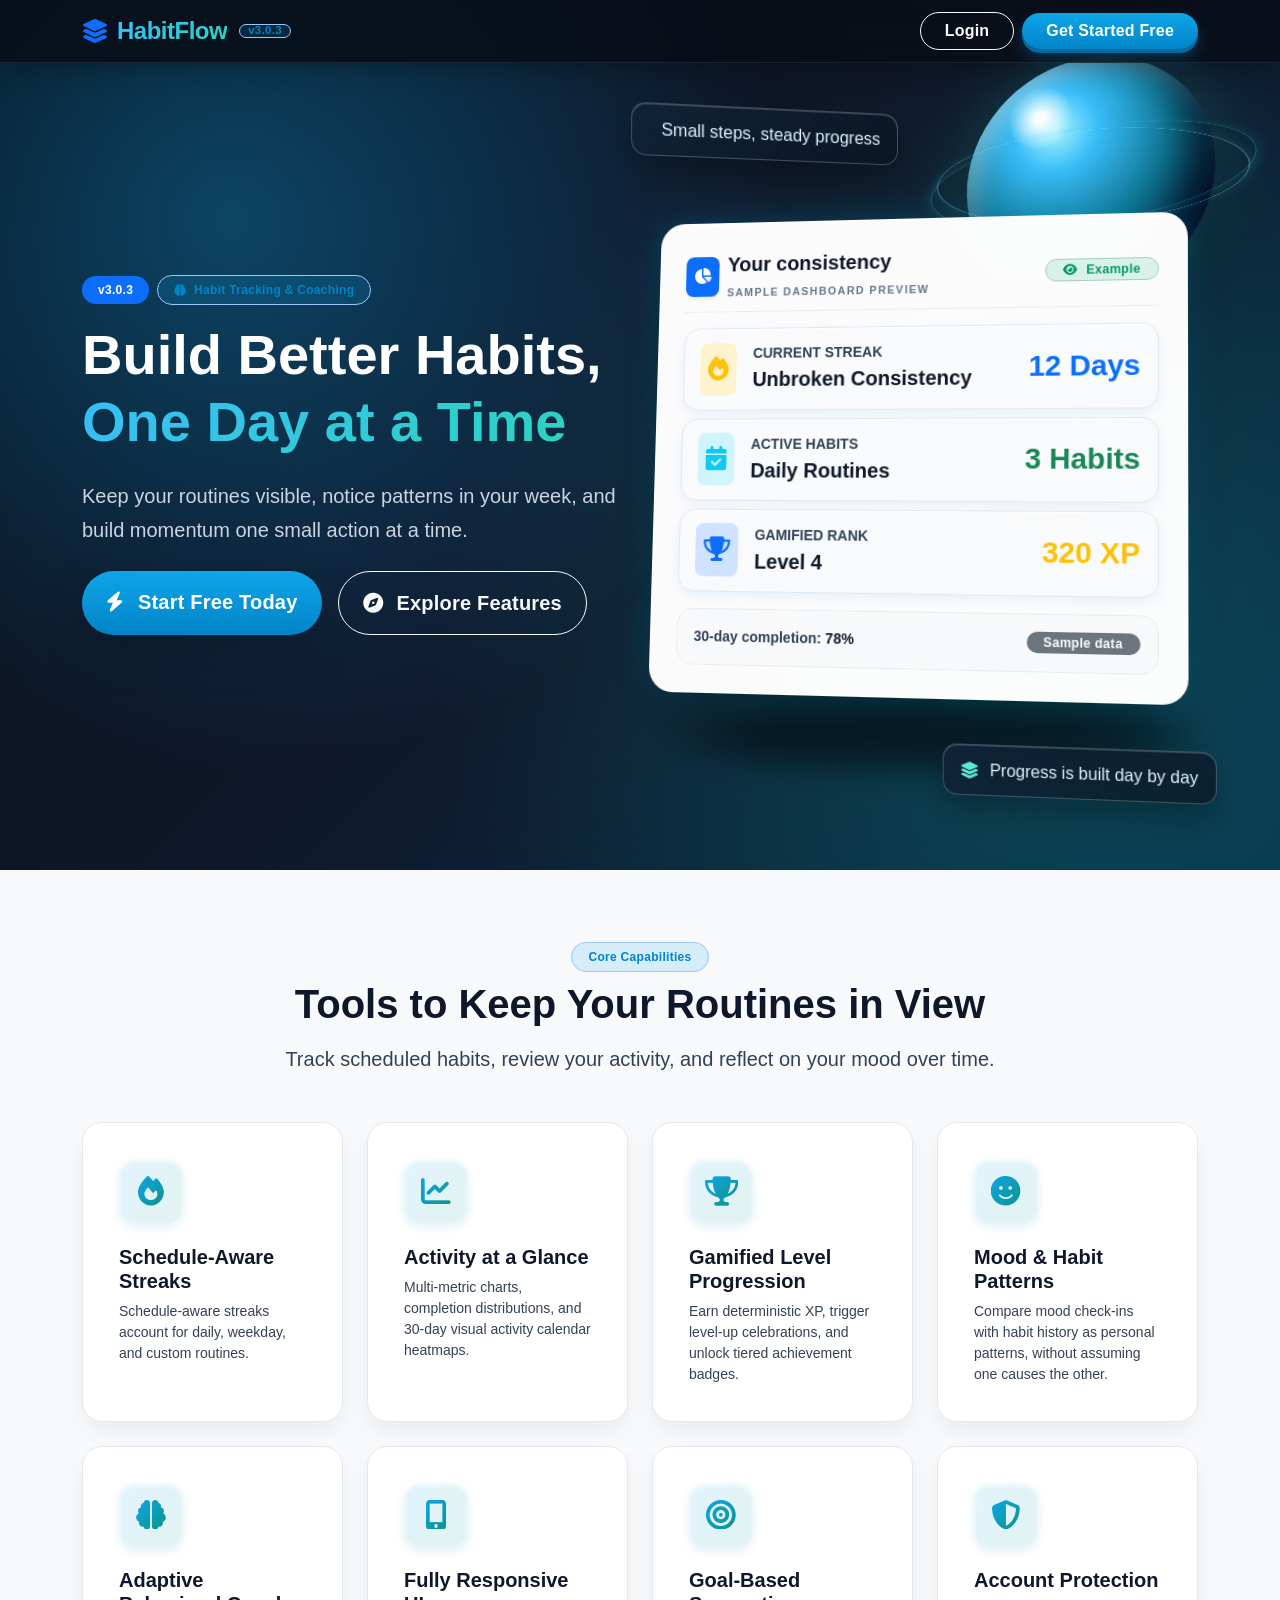
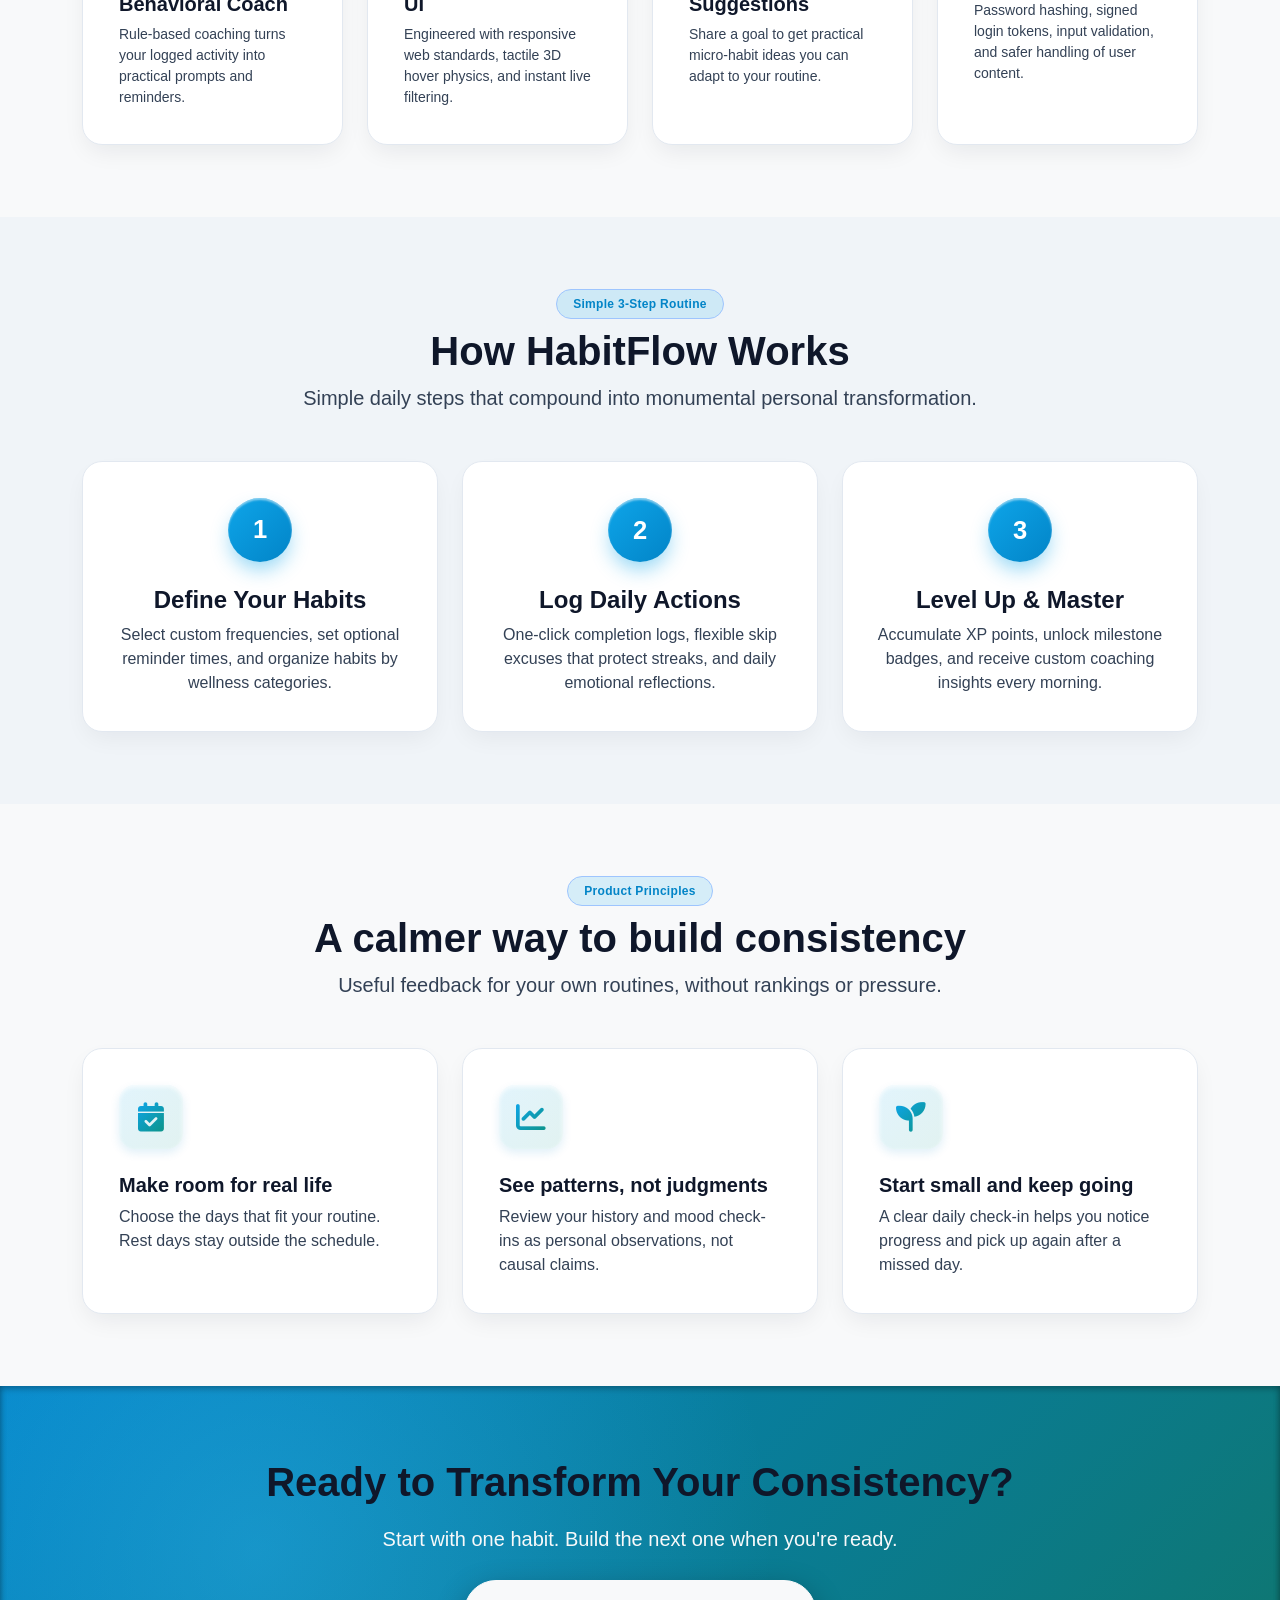
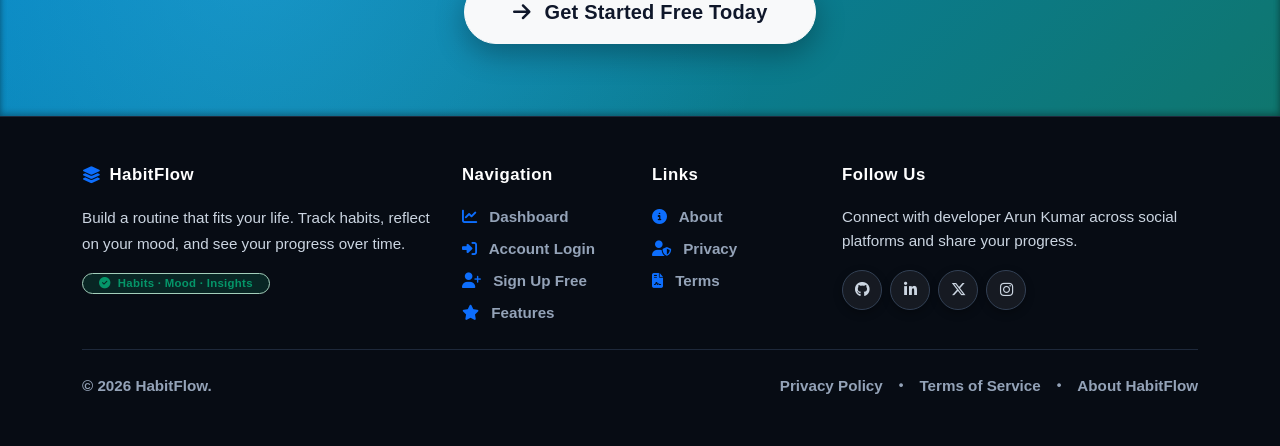
<file: templates/index.html>
<!DOCTYPE html>
<html lang="en">
<head>
    <meta charset="UTF-8">
    <meta name="viewport" content="width=device-width, initial-scale=1.0">
    <meta name="description" content="HabitFlow helps you track routines, reflect on your mood, and see your consistency grow over time.">
    <meta name="theme-color" content="#070c14">
    <link rel="icon" type="image/svg+xml" href="data:image/svg+xml,<svg xmlns='http://www.w3.org/2000/svg' viewBox='0 0 100 100'><circle cx='50' cy='50' r='48' fill='%230284c7'/><path d='M30 52 L44 66 L72 36' stroke='%23ffffff' stroke-width='10' stroke-linecap='round' stroke-linejoin='round' fill='none'/></svg>">
    <title>HabitFlow — Build a routine that fits your life</title>
    <link href="https://cdn.jsdelivr.net/npm/bootstrap@5.3.0/dist/css/bootstrap.min.css" rel="stylesheet">
    <link rel="stylesheet" href="https://cdnjs.cloudflare.com/ajax/libs/font-awesome/6.5.1/css/all.min.css">
    <link href="https://cdn.jsdelivr.net/npm/aos@2.3.4/dist/aos.css" rel="stylesheet">
    <link rel="stylesheet" href="/static/css/style.css">
    <link rel="stylesheet" href="/static/css/landing.css">
</head>
<body>
    <!-- Navigation -->
    <nav class="navbar navbar-expand-lg navbar-dark fixed-top">
        <div class="container">
            <a class="navbar-brand fw-bold d-flex align-items-center gap-2" href="#">
                <i class="fas fa-layer-group text-primary fs-4"></i>
                <span class="brand-text fs-4">HabitFlow</span>
                <span class="badge bg-primary-subtle text-primary border border-primary-subtle rounded-pill small px-2 py-0 ms-1 fw-bold" style="font-size: 0.72rem;">v3.0.3</span>
            </a>
            <button class="navbar-toggler border-0" type="button" data-bs-toggle="collapse" data-bs-target="#navbarNav" aria-label="Toggle navigation">
                <span class="navbar-toggler-icon"></span>
            </button>
            <div class="collapse navbar-collapse" id="navbarNav">
                <div class="ms-auto d-flex align-items-center gap-2" id="landingNavActions">
                    <a class="btn btn-outline-light px-4 rounded-pill fw-semibold" href="/login">Login</a>
                    <a class="btn btn-primary px-4 rounded-pill fw-bold" href="/register">Get Started Free</a>
                </div>
            </div>
        </div>
    </nav>

    <!-- Hero Section -->
    <section class="hero-section">
        <div class="container">
            <div class="row align-items-center gy-5">
                <div class="col-lg-6" data-aos="fade-right">
                    <div class="d-inline-flex align-items-center gap-2 mb-3">
                        <span class="badge bg-primary px-3 py-2 rounded-pill fw-bold">v3.0.3</span>
                        <span class="badge bg-primary-subtle text-primary border border-primary-subtle px-3 py-2 rounded-pill fw-bold">
                            <i class="fas fa-brain me-1"></i> Habit Tracking &amp; Coaching
                        </span>
                    </div>
                    <h1 class="display-4 fw-bold mb-4 text-white">
                        Build Better Habits, <br>
                        <span style="background: linear-gradient(135deg, #38bdf8 0%, #2dd4bf 100%); -webkit-background-clip: text; -webkit-text-fill-color: transparent;">One Day at a Time</span>
                    </h1>
                    <p class="lead mb-4 fw-medium" style="color: #cbd5e1 !important; font-size: 1.25rem; line-height: 1.7;">
                        Keep your routines visible, notice patterns in your week, and build momentum one small action at a time.
                    </p>
                    <div class="d-flex flex-wrap gap-3" id="heroCtaContainer">
                        <a href="/register" id="heroStartBtn" class="btn btn-lg btn-primary fw-bold px-4 py-3 rounded-pill shadow-lg">
                            <i class="fas fa-bolt me-2"></i> Start Free Today
                        </a>
                        <a href="#features" class="btn btn-lg btn-outline-light fw-semibold px-4 py-3 rounded-pill">
                            <i class="fas fa-compass me-2"></i> Explore Features
                        </a>
                    </div>
                </div>
                <div class="col-lg-6" data-aos="fade-left">
                    <div class="hero-image">
                        <div class="hero-orbit-line" aria-hidden="true"></div>
                        <div class="hero-orb" aria-hidden="true"></div>
                        <div class="hero-float-chip hero-float-chip-top"><i class="fas fa-sparkles" aria-hidden="true"></i><span>Small steps, steady progress</span></div>
                        <div class="animated-card">
                            <div class="d-flex justify-content-between align-items-center mb-3 pb-2 border-bottom border-light-subtle">
                                <div class="d-flex align-items-center gap-2">
                                    <div class="p-2 rounded-3 bg-primary text-white shadow-sm">
                                        <i class="fas fa-chart-pie"></i>
                                    </div>
                                    <div><span class="fw-bold text-dark fs-5 d-block">Your consistency</span><span class="hero-preview-label">SAMPLE DASHBOARD PREVIEW</span></div>
                                </div>
                                <span class="badge bg-success-subtle text-success border border-success-subtle rounded-pill px-3 py-1 fw-bold">
                                    <i class="fas fa-eye me-1"></i> Example
                                </span>
                            </div>
                            <div class="d-flex flex-column gap-2 mb-3">
                                <div class="hero-stat-card">
                                    <div class="d-flex align-items-center gap-3">
                                        <div class="p-2 rounded-3 text-warning bg-warning-subtle fs-4">
                                            <i class="fas fa-fire"></i>
                                        </div>
                                        <div>
                                            <div class="text-secondary small fw-bold text-uppercase">Current Streak</div>
                                            <div class="fw-bold text-dark fs-5">Unbroken Consistency</div>
                                        </div>
                                    </div>
                                    <span class="fw-bold text-primary fs-3">12 Days</span>
                                </div>
                                <div class="hero-stat-card">
                                    <div class="d-flex align-items-center gap-3">
                                        <div class="p-2 rounded-3 text-info bg-info-subtle fs-4">
                                            <i class="fas fa-calendar-check"></i>
                                        </div>
                                        <div>
                                            <div class="text-secondary small fw-bold text-uppercase">Active Habits</div>
                                            <div class="fw-bold text-dark fs-5">Daily Routines</div>
                                        </div>
                                    </div>
                                    <span class="fw-bold text-success fs-3">3 Habits</span>
                                </div>
                                <div class="hero-stat-card">
                                    <div class="d-flex align-items-center gap-3">
                                        <div class="p-2 rounded-3 text-primary bg-primary-subtle fs-4">
                                            <i class="fas fa-trophy"></i>
                                        </div>
                                        <div>
                                            <div class="text-secondary small fw-bold text-uppercase">Gamified Rank</div>
                                            <div class="fw-bold text-dark fs-5">Level 4</div>
                                        </div>
                                    </div>
                                    <span class="fw-bold text-warning fs-3">320 XP</span>
                                </div>
                            </div>
                            <div class="p-3 rounded-4 bg-light border border-light-subtle d-flex align-items-center justify-content-between">
                                <span class="small fw-semibold text-secondary">30-day completion: <strong class="text-dark">78%</strong></span>
                                <span class="badge bg-secondary px-3 py-1 rounded-pill fw-bold">Sample data</span>
                            </div>
                        </div>
                        <div class="hero-float-chip hero-float-chip-bottom"><i class="fas fa-layer-group" aria-hidden="true"></i><span>Progress is built day by day</span></div>
                    </div>
                </div>
            </div>
        </div>
    </section>

    <!-- Features Section -->
    <section id="features" class="features-section py-5 bg-light">
        <div class="container py-4">
            <div class="text-center max-w-700 mx-auto mb-5">
                <span class="badge bg-primary-subtle text-primary border border-primary-subtle px-3 py-2 rounded-pill fw-bold mb-2">
                    Core Capabilities
                </span>
                <h2 class="display-6 fw-bold mb-3 text-dark">Tools to Keep Your Routines in View</h2>
                <p class="text-secondary fs-5 mb-0 fw-medium">
                    Track scheduled habits, review your activity, and reflect on your mood over time.
                </p>
            </div>
            <div class="row g-4">
                <div class="col-md-6 col-lg-3" data-aos="fade-up" data-aos-delay="100">
                    <div class="feature-card">
                        <div class="feature-icon-wrapper"><i class="fas fa-fire"></i></div>
                        <h5 class="fw-bold text-dark mb-2">Schedule-Aware Streaks</h5>
                        <p class="text-secondary small mb-0 fw-medium">Schedule-aware streaks account for daily, weekday, and custom routines.</p>
                    </div>
                </div>
                <div class="col-md-6 col-lg-3" data-aos="fade-up" data-aos-delay="200">
                    <div class="feature-card">
                        <div class="feature-icon-wrapper"><i class="fas fa-chart-line"></i></div>
                        <h5 class="fw-bold text-dark mb-2">Activity at a Glance</h5>
                        <p class="text-secondary small mb-0 fw-medium">Multi-metric charts, completion distributions, and 30-day visual activity calendar heatmaps.</p>
                    </div>
                </div>
                <div class="col-md-6 col-lg-3" data-aos="fade-up" data-aos-delay="300">
                    <div class="feature-card">
                        <div class="feature-icon-wrapper"><i class="fas fa-trophy"></i></div>
                        <h5 class="fw-bold text-dark mb-2">Gamified Level Progression</h5>
                        <p class="text-secondary small mb-0 fw-medium">Earn deterministic XP, trigger level-up celebrations, and unlock tiered achievement badges.</p>
                    </div>
                </div>
                <div class="col-md-6 col-lg-3" data-aos="fade-up" data-aos-delay="400">
                    <div class="feature-card">
                        <div class="feature-icon-wrapper"><i class="fas fa-smile"></i></div>
                        <h5 class="fw-bold text-dark mb-2">Mood &amp; Habit Patterns</h5>
                        <p class="text-secondary small mb-0 fw-medium">Compare mood check-ins with habit history as personal patterns, without assuming one causes the other.</p>
                    </div>
                </div>
                <div class="col-md-6 col-lg-3" data-aos="fade-up" data-aos-delay="500">
                    <div class="feature-card">
                        <div class="feature-icon-wrapper"><i class="fas fa-brain"></i></div>
                        <h5 class="fw-bold text-dark mb-2">Adaptive Behavioral Coach</h5>
                        <p class="text-secondary small mb-0 fw-medium">Rule-based coaching turns your logged activity into practical prompts and reminders.</p>
                    </div>
                </div>
                <div class="col-md-6 col-lg-3" data-aos="fade-up" data-aos-delay="600">
                    <div class="feature-card">
                        <div class="feature-icon-wrapper"><i class="fas fa-mobile-alt"></i></div>
                        <h5 class="fw-bold text-dark mb-2">Fully Responsive UI</h5>
                        <p class="text-secondary small mb-0 fw-medium">Engineered with responsive web standards, tactile 3D hover physics, and instant live filtering.</p>
                    </div>
                </div>
                <div class="col-md-6 col-lg-3" data-aos="fade-up" data-aos-delay="700">
                    <div class="feature-card">
                        <div class="feature-icon-wrapper"><i class="fas fa-bullseye"></i></div>
                        <h5 class="fw-bold text-dark mb-2">Goal-Based Suggestions</h5>
                        <p class="text-secondary small mb-0 fw-medium">Share a goal to get practical micro-habit ideas you can adapt to your routine.</p>
                    </div>
                </div>
                <div class="col-md-6 col-lg-3" data-aos="fade-up" data-aos-delay="800">
                    <div class="feature-card">
                        <div class="feature-icon-wrapper"><i class="fas fa-shield-alt"></i></div>
                        <h5 class="fw-bold text-dark mb-2">Account Protection</h5>
                        <p class="text-secondary small mb-0 fw-medium">Password hashing, signed login tokens, input validation, and safer handling of user content.</p>
                    </div>
                </div>
            </div>
        </div>
    </section>

    <!-- How It Works Section -->
    <section class="how-it-works py-5">
        <div class="container py-4">
            <div class="text-center mb-5">
                <span class="badge bg-primary-subtle text-primary border border-primary-subtle px-3 py-2 rounded-pill fw-bold mb-2">
                    Simple 3-Step Routine
                </span>
                <h2 class="display-6 fw-bold mb-2 text-dark">How HabitFlow Works</h2>
                <p class="text-secondary fs-5 fw-medium">Simple daily steps that compound into monumental personal transformation.</p>
            </div>
            <div class="row g-4">
                <div class="col-md-4" data-aos="fade-up" data-aos-delay="100">
                    <div class="work-step">
                        <div class="step-number">1</div>
                        <h4 class="fw-bold text-dark mb-2">Define Your Habits</h4>
                        <p class="text-secondary fw-medium mb-0">Select custom frequencies, set optional reminder times, and organize habits by wellness categories.</p>
                    </div>
                </div>
                <div class="col-md-4" data-aos="fade-up" data-aos-delay="200">
                    <div class="work-step">
                        <div class="step-number">2</div>
                        <h4 class="fw-bold text-dark mb-2">Log Daily Actions</h4>
                        <p class="text-secondary fw-medium mb-0">One-click completion logs, flexible skip excuses that protect streaks, and daily emotional reflections.</p>
                    </div>
                </div>
                <div class="col-md-4" data-aos="fade-up" data-aos-delay="300">
                    <div class="work-step">
                        <div class="step-number">3</div>
                        <h4 class="fw-bold text-dark mb-2">Level Up &amp; Master</h4>
                        <p class="text-secondary fw-medium mb-0">Accumulate XP points, unlock milestone badges, and receive custom coaching insights every morning.</p>
                    </div>
                </div>
            </div>
        </div>
    </section>

    <!-- Product Principles -->
    <section class="testimonials-section py-5 bg-light">
        <div class="container py-4">
            <div class="text-center mb-5">
                <span class="badge bg-primary-subtle text-primary border border-primary-subtle px-3 py-2 rounded-pill fw-bold mb-2">
                    Product Principles
                </span>
                <h2 class="display-6 fw-bold mb-2 text-dark">A calmer way to build consistency</h2>
                <p class="text-secondary fs-5 fw-medium">Useful feedback for your own routines, without rankings or pressure.</p>
            </div>
            <div class="row g-4">
                <div class="col-md-4" data-aos="fade-up" data-aos-delay="100">
                    <div class="testimonial-card">
                        <div class="feature-icon-wrapper mb-4"><i class="fas fa-calendar-check"></i></div>
                        <h5 class="fw-bold text-dark mb-2">Make room for real life</h5>
                        <p class="text-secondary fw-medium mb-0">Choose the days that fit your routine. Rest days stay outside the schedule.</p>
                    </div>
                </div>
                <div class="col-md-4" data-aos="fade-up" data-aos-delay="200">
                    <div class="testimonial-card">
                        <div class="feature-icon-wrapper mb-4"><i class="fas fa-chart-line"></i></div>
                        <h5 class="fw-bold text-dark mb-2">See patterns, not judgments</h5>
                        <p class="text-secondary fw-medium mb-0">Review your history and mood check-ins as personal observations, not causal claims.</p>
                    </div>
                </div>
                <div class="col-md-4" data-aos="fade-up" data-aos-delay="300">
                    <div class="testimonial-card">
                        <div class="feature-icon-wrapper mb-4"><i class="fas fa-seedling"></i></div>
                        <h5 class="fw-bold text-dark mb-2">Start small and keep going</h5>
                        <p class="text-secondary fw-medium mb-0">A clear daily check-in helps you notice progress and pick up again after a missed day.</p>
                    </div>
                </div>
            </div>
        </div>
    </section>

    <!-- CTA Section -->
    <section class="cta-section py-5 position-relative overflow-hidden" style="background: radial-gradient(circle at 20% 50%, rgba(56, 189, 248, 0.35) 0%, transparent 50%), linear-gradient(135deg, #0284c7 0%, #0f766e 100%); box-shadow: inset 0 3px 6px rgba(0,0,0,0.25), inset 0 -3px 6px rgba(0,0,0,0.25);">
        <div class="container text-center text-white py-4" data-aos="zoom-in">
            <h2 class="display-6 fw-bold mb-3">Ready to Transform Your Consistency?</h2>
            <p class="lead mb-4 fw-medium text-light" style="max-width: 650px; margin: 0 auto; line-height: 1.7;">
                Start with one habit. Build the next one when you're ready.
            </p>
            <a href="/register" class="btn btn-light btn-lg px-5 py-3 fw-bold shadow-lg rounded-pill text-primary" style="box-shadow: 0 10px 30px rgba(0, 0, 0, 0.3) !important;">
                <i class="fas fa-arrow-right me-2"></i> Get Started Free Today
            </a>
        </div>
    </section>

    <!-- High-Contrast Accessible Footer -->
    <footer class="footer bg-dark text-white py-5 border-top border-dark-subtle" style="background-color: #070c14 !important; border-top: 1px solid #1e293b !important;">
        <div class="container">
            <div class="row gy-4 mb-4">
                <div class="col-lg-4 col-md-6">
                    <h5 class="footer-heading d-flex align-items-center gap-2">
                        <i class="fas fa-layer-group text-primary"></i> HabitFlow
                    </h5>
                    <p class="footer-text mb-3" style="color: #cbd5e1 !important; font-size: 0.95rem; line-height: 1.7;">
                        Build a routine that fits your life. Track habits, reflect on your mood, and see your progress over time.
                    </p>
                    <div class="d-flex align-items-center gap-2 text-secondary small fw-semibold">
                        <span class="badge bg-success-subtle text-success border border-success-subtle rounded-pill px-3 py-1">
                            <i class="fas fa-check-circle me-1"></i> Habits · Mood · Insights
                        </span>
                    </div>
                </div>
                <div class="col-lg-2 col-md-3 col-6">
                    <h6 class="footer-heading">Navigation</h6>
                    <ul class="list-unstyled d-flex flex-column gap-2 mb-0">
                        <li><a href="/dashboard" class="footer-nav-link"><i class="fas fa-chart-line me-2 text-primary"></i> Dashboard</a></li>
                        <li><a href="/login" class="footer-nav-link"><i class="fas fa-sign-in-alt me-2 text-primary"></i> Account Login</a></li>
                        <li><a href="/register" class="footer-nav-link"><i class="fas fa-user-plus me-2 text-primary"></i> Sign Up Free</a></li>
                        <li><a href="#features" class="footer-nav-link"><i class="fas fa-star me-2 text-primary"></i> Features</a></li>
                    </ul>
                </div>
                <div class="col-lg-2 col-md-3 col-6">
                    <h6 class="footer-heading">Links</h6>
                    <ul class="list-unstyled d-flex flex-column gap-2 mb-0">
                        <li><a href="/about" class="footer-nav-link"><i class="fas fa-info-circle me-2 text-primary"></i> About</a></li>
                        <li><a href="/privacy" class="footer-nav-link"><i class="fas fa-user-shield me-2 text-primary"></i> Privacy</a></li>
                        <li><a href="/terms" class="footer-nav-link"><i class="fas fa-file-contract me-2 text-primary"></i> Terms</a></li>
                    </ul>
                </div>
                <div class="col-lg-4 col-md-12">
                    <h6 class="footer-heading">Follow Us</h6>
                    <p class="footer-text small mb-3" style="color: #cbd5e1 !important;">
                        Connect with developer Arun Kumar across social platforms and share your progress.
                    </p>
                    <div class="d-flex gap-2 flex-wrap">
                        <a href="https://github.com/KerberoSec" target="_blank" rel="noopener" class="footer-social-btn" title="GitHub (@KerberoSec)"><i class="fab fa-github"></i></a>
                        <a href="https://linkedin.com/in/arunkumar31072006" target="_blank" rel="noopener" class="footer-social-btn" title="LinkedIn (Arun Kumar)"><i class="fab fa-linkedin-in"></i></a>
                        <a href="https://x.com/ArunKumar310706" target="_blank" rel="noopener" class="footer-social-btn" title="X / Twitter (@ArunKumar310706)"><i class="fab fa-x-twitter"></i></a>
                        <a href="https://instagram.com/so_far_from_your_heart" target="_blank" rel="noopener" class="footer-social-btn" title="Instagram (@so_far_from_your_heart)"><i class="fab fa-instagram"></i></a>
                    </div>
                </div>
            </div>
            <hr style="border-color: #1e293b !important; opacity: 1;" class="my-4">
            <div class="d-flex flex-column flex-md-row justify-content-between align-items-center text-secondary small gap-2">
                <p class="mb-0 fw-semibold" style="color: #94a3b8 !important;">
                    &copy; 2026 HabitFlow.
                </p>
                <div class="d-flex gap-3 small fw-semibold" style="color: #94a3b8 !important;">
                    <a href="/privacy" class="footer-nav-link" style="color: #94a3b8 !important;">Privacy Policy</a>
                    <span>•</span>
                    <a href="/terms" class="footer-nav-link" style="color: #94a3b8 !important;">Terms of Service</a>
                    <span>•</span>
                    <a href="/about" class="footer-nav-link" style="color: #94a3b8 !important;">About HabitFlow</a>
                </div>
            </div>
        </div>
    </footer>

    <!-- About Modal -->
    <div class="modal fade" id="aboutModal" tabindex="-1" aria-labelledby="aboutModalLabel" aria-hidden="true">
        <div class="modal-dialog modal-dialog-centered">
            <div class="modal-content border-0 shadow-lg" style="border-radius: 1.25rem; overflow: hidden;">
                <div class="modal-header bg-dark text-white border-bottom border-secondary-subtle px-4 py-3" style="background-color: #0b1320 !important;">
                    <h5 class="modal-title fw-bold text-white d-flex align-items-center gap-2" id="aboutModalLabel">
                        <i class="fas fa-info-circle text-primary"></i> About HabitFlow
                    </h5>
                    <button type="button" class="btn-close btn-close-white" data-bs-dismiss="modal" aria-label="Close"></button>
                </div>
                <div class="modal-body p-4">
                    <p class="mb-3">HabitFlow helps you define routines, record daily activity, and review simple patterns over time.</p>
                    <p class="mb-3">It combines scheduling, progress summaries, mood check-ins, and rule-based coaching in one personal tracker.</p>
                    <div class="p-3 rounded-3 bg-light-subtle border border-secondary-subtle small">
                        <strong>Developer:</strong> Arun Kumar (<a href="https://github.com/KerberoSec" target="_blank" rel="noopener" class="text-primary fw-semibold">@KerberoSec</a>)<br>
                        <strong>Version:</strong> 3.0.3
                    </div>
                </div>
                <div class="modal-footer border-top border-secondary-subtle d-flex justify-content-between">
                    <a href="/about" class="btn btn-outline-info btn-sm px-3 rounded-pill"><i class="fas fa-external-link-alt me-1"></i> Full About Page</a>
                    <button type="button" class="btn btn-primary btn-sm px-3 rounded-pill" data-bs-dismiss="modal">Close</button>
                </div>
            </div>
        </div>
    </div>

    <!-- Privacy Policy Modal -->
    <div class="modal fade" id="privacyModal" tabindex="-1" aria-labelledby="privacyModalLabel" aria-hidden="true">
        <div class="modal-dialog modal-dialog-centered">
            <div class="modal-content border-0 shadow-lg" style="border-radius: 1.25rem; overflow: hidden;">
                <div class="modal-header bg-dark text-white border-bottom border-secondary-subtle px-4 py-3" style="background-color: #0b1320 !important;">
                    <h5 class="modal-title fw-bold text-white d-flex align-items-center gap-2" id="privacyModalLabel">
                        <i class="fas fa-user-shield text-primary"></i> Privacy Policy
                    </h5>
                    <button type="button" class="btn-close btn-close-white" data-bs-dismiss="modal" aria-label="Close"></button>
                </div>
                <div class="modal-body p-4">
                    <p class="mb-3 fw-semibold">Your privacy and data sovereignty are fundamental priorities at HabitFlow.</p>
                    <ul class="small d-flex flex-column gap-2 mb-3">
                        <li><strong>Account data:</strong> HabitFlow stores account, habit, mood, and progress data to provide your tracking history.</li>
                        <li><strong>Password protection:</strong> Passwords are stored as salted hashes and are never returned by the API.</li>
                        <li><strong>Tracking:</strong> This application does not include third-party advertising pixels.</li>
                    </ul>
                    <p class="small text-muted mb-0">For privacy inquiries, contact the developer via GitHub <a href="https://github.com/KerberoSec" target="_blank" rel="noopener" class="text-primary fw-semibold">@KerberoSec</a>.</p>
                </div>
                <div class="modal-footer border-top border-secondary-subtle d-flex justify-content-between">
                    <a href="/privacy" class="btn btn-outline-info btn-sm px-3 rounded-pill"><i class="fas fa-external-link-alt me-1"></i> Full Privacy Policy</a>
                    <button type="button" class="btn btn-primary btn-sm px-3 rounded-pill" data-bs-dismiss="modal">Understood</button>
                </div>
            </div>
        </div>
    </div>

    <!-- Terms of Service Modal -->
    <div class="modal fade" id="termsModal" tabindex="-1" aria-labelledby="termsModalLabel" aria-hidden="true">
        <div class="modal-dialog modal-dialog-centered">
            <div class="modal-content border-0 shadow-lg" style="border-radius: 1.25rem; overflow: hidden;">
                <div class="modal-header bg-dark text-white border-bottom border-secondary-subtle px-4 py-3" style="background-color: #0b1320 !important;">
                    <h5 class="modal-title fw-bold text-white d-flex align-items-center gap-2" id="termsModalLabel">
                        <i class="fas fa-file-contract text-primary"></i> Terms of Service
                    </h5>
                    <button type="button" class="btn-close btn-close-white" data-bs-dismiss="modal" aria-label="Close"></button>
                </div>
                <div class="modal-body p-4">
                    <p class="mb-3">By accessing and using HabitFlow, you agree to track your habits in good faith and adhere to standard terms of fair use.</p>
                    <p class="small text-muted mb-0">HabitFlow is a personal habit tracking application. &copy; 2026 HabitFlow.</p>
                </div>
                <div class="modal-footer border-top border-secondary-subtle d-flex justify-content-between">
                    <a href="/terms" class="btn btn-outline-info btn-sm px-3 rounded-pill"><i class="fas fa-external-link-alt me-1"></i> Full Terms of Service</a>
                    <button type="button" class="btn btn-primary btn-sm px-3 rounded-pill" data-bs-dismiss="modal">Accept</button>
                </div>
            </div>
        </div>
    </div>

    <script src="https://cdn.jsdelivr.net/npm/bootstrap@5.3.0/dist/js/bootstrap.bundle.min.js"></script>
    <script src="https://cdn.jsdelivr.net/npm/aos@2.3.4/dist/aos.js"></script>
    <script>
        if (window.AOS) {
            AOS.init({ duration: 800, once: true });
        } else {
            document.querySelectorAll('[data-aos]').forEach(element => element.classList.add('aos-animate'));
        }

        window.addEventListener('scroll', function() {
            if (window.scrollY > 50) {
                document.querySelector('.navbar').classList.add('scrolled');
            } else {
                document.querySelector('.navbar').classList.remove('scrolled');
            }
        });

        // Adapt UI if user is already logged in
        document.addEventListener('DOMContentLoaded', function() {
            const token = localStorage.getItem('token');
            if (token) {
                const navActions = document.getElementById('landingNavActions');
                if (navActions) {
                    navActions.innerHTML = `
                        <a class="btn btn-primary rounded-pill px-4 fw-bold shadow-sm" href="/dashboard">
                            <i class="fas fa-chart-line me-1"></i> Go to Dashboard
                        </a>
                    `;
                }
                const heroBtn = document.getElementById('heroStartBtn');
                if (heroBtn) {
                    heroBtn.href = '/dashboard';
                    heroBtn.innerHTML = '<i class="fas fa-chart-line me-2"></i> Go to Dashboard';
                }
            }
        });
    </script>
</body>
</html>
</file>
<file: static/css/style.css>
/* ==========================================================================
   HabitFlow Master Stylesheet (Modern 3D Cyber-Teal Edition)
   ========================================================================== */

:root {
    /* Brand Color Architecture - Crisp Oceanic Cyan & Rich Emerald (No Purple) */
    --primary: #0284c7;
    --primary-hover: #0369a1;
    --primary-light: #38bdf8;
    --primary-glow: rgba(14, 165, 233, 0.35);

    --secondary: #0d9488;
    --secondary-hover: #0f766e;
    --secondary-light: #2dd4bf;
    --secondary-glow: rgba(13, 148, 136, 0.3);

    --success: #10b981;
    --success-hover: #059669;
    --danger: #ef4444;
    --danger-hover: #dc2626;
    --warning: #f59e0b;
    --warning-hover: #d97706;
    --info: #06b6d4;

    --light-bg: #f0f4f8;
    --dark-bg: #090e17;
    --card-bg: #ffffff;
    --bg-card: #ffffff;
    --modal-bg: #ffffff;
    --border-color: #e2e8f0;
    --text-primary: #0f172a;
    --text-secondary: #475569;

    /* 3D Depth Constants */
    --perspective: 1200px;
    --shadow-3d-sm: 0 4px 6px -1px rgba(0, 0, 0, 0.07), 0 2px 4px -2px rgba(0, 0, 0, 0.05), inset 0 1px 0 rgba(255, 255, 255, 0.8);
    --shadow-3d-card: 0 10px 25px -5px rgba(15, 23, 42, 0.08), 0 8px 10px -6px rgba(15, 23, 42, 0.04), inset 0 1px 1px rgba(255, 255, 255, 0.9);
    --shadow-3d-hover: 0 20px 35px -8px rgba(2, 132, 199, 0.18), 0 12px 16px -8px rgba(0, 0, 0, 0.08), inset 0 1px 1px rgba(255, 255, 255, 1);
    --btn-3d-shadow: 0 4px 0 #0369a1, 0 8px 16px rgba(2, 132, 199, 0.28);

    --transition-speed: 0.3s;
    --transition-bounce: 0.4s cubic-bezier(0.34, 1.56, 0.64, 1);
}

* {
    box-sizing: border-box;
    scroll-behavior: smooth;
}

body {
    font-family: -apple-system, BlinkMacSystemFont, 'Segoe UI', Roboto, 'Helvetica Neue', Arial, sans-serif;
    background-color: var(--light-bg);
    background-image:
        radial-gradient(at 10% 20%, rgba(14, 165, 233, 0.06) 0px, transparent 50%),
        radial-gradient(at 90% 80%, rgba(13, 148, 136, 0.06) 0px, transparent 50%);
    background-attachment: fixed;
    color: var(--text-primary);
    min-height: 100vh;
    display: flex;
    flex-direction: column;
    transition: background-color var(--transition-speed) ease, color var(--transition-speed) ease;
}

.main-wrapper {
    flex: 1 0 auto;
}

/* ==========================================================================
   Dark Mode Overrides (Deep Tech Obsidian Theme)
   ========================================================================== */

body.dark-mode {
    background-color: var(--dark-bg);
    background-image:
        radial-gradient(at 15% 15%, rgba(14, 165, 233, 0.12) 0px, transparent 50%),
        radial-gradient(at 85% 85%, rgba(13, 148, 136, 0.10) 0px, transparent 50%);
    color: #f8fafc !important;
    --light-bg: #090e17;
    --card-bg: #111c2e;
    --bg-card: #111c2e;
    --modal-bg: #111c2e;
    --border-color: #1e293b;
    --text-primary: #f8fafc;
    --text-secondary: #cbd5e1;
    --text-muted: #94a3b8;

    --shadow-3d-sm: 0 4px 6px -1px rgba(0, 0, 0, 0.4), inset 0 1px 0 rgba(255, 255, 255, 0.08);
    --shadow-3d-card: 0 12px 30px -4px rgba(0, 0, 0, 0.5), 0 4px 12px rgba(2, 132, 199, 0.08), inset 0 1px 1px rgba(255, 255, 255, 0.07);
    --shadow-3d-hover: 0 24px 45px -8px rgba(0, 0, 0, 0.7), 0 0 25px rgba(14, 165, 233, 0.25), inset 0 1px 1px rgba(255, 255, 255, 0.15);
}

/* Light Mode Global High-Contrast Typography */
h1, h2, h3, h4, h5, h6,
.h1, .h2, .h3, .h4, .h5, .h6 {
    color: #0f172a;
}

.text-dark {
    color: #0f172a !important;
}

.text-secondary {
    color: #334155 !important;
}

.text-muted {
    color: #475569 !important;
    font-weight: 500;
}

.form-label {
    color: #0f172a !important;
    font-weight: 600;
}

.form-text {
    color: #475569 !important;
}

.form-check-label {
    color: #1e293b;
}

.form-control,
.form-select {
    background-color: #ffffff;
    color: #0f172a;
    border-color: #cbd5e1;
}

.form-control:disabled,
.form-control[readonly] {
    background-color: #f1f5f9 !important;
    color: #334155 !important;
    border-color: #cbd5e1 !important;
    opacity: 1 !important;
}

::placeholder,
.form-control::placeholder {
    color: #94a3b8 !important;
    opacity: 1 !important;
}

.badge.bg-light,
.badge.bg-light.text-secondary,
.badge.text-secondary {
    background-color: #e2e8f0 !important;
    color: #1e293b !important;
    border-color: #cbd5e1 !important;
}

.badge.bg-secondary-subtle {
    background-color: #e2e8f0 !important;
    color: #334155 !important;
    border-color: #cbd5e1 !important;
}

/* Dark Mode Comprehensive Overrides */
body.dark-mode h1,
body.dark-mode h2,
body.dark-mode h3,
body.dark-mode h4,
body.dark-mode h5,
body.dark-mode h6,
body.dark-mode .h1,
body.dark-mode .h2,
body.dark-mode .h3,
body.dark-mode .h4,
body.dark-mode .h5,
body.dark-mode .h6 {
    color: #f8fafc !important;
}

body.dark-mode p {
    color: #cbd5e1;
}

body.dark-mode .card,
body.dark-mode .stat-card,
body.dark-mode .habit-item,
body.dark-mode .auth-card,
body.dark-mode .feature-card,
body.dark-mode .testimonial-card,
body.dark-mode .modal-content,
body.dark-mode .dropdown-menu {
    background-color: #111c2e !important;
    color: #f8fafc !important;
    border-color: #1e2e46 !important;
}

body.dark-mode .form-control,
body.dark-mode .form-select,
body.dark-mode .input-group-text {
    background-color: #0b1322 !important;
    color: #f8fafc !important;
    border-color: #1e2e46 !important;
}

body.dark-mode .form-control:disabled,
body.dark-mode .form-control[readonly] {
    background-color: #070c14 !important;
    color: #cbd5e1 !important;
    border-color: #1e2e46 !important;
    opacity: 1 !important;
}

body.dark-mode .form-control:focus,
body.dark-mode .form-select:focus {
    border-color: var(--primary-light) !important;
    box-shadow: 0 0 0 0.25rem rgba(14, 165, 233, 0.25), inset 0 1px 2px rgba(0, 0, 0, 0.3) !important;
}

body.dark-mode ::placeholder,
body.dark-mode .form-control::placeholder {
    color: #94a3b8 !important;
    opacity: 1 !important;
}

body.dark-mode .text-dark {
    color: #f8fafc !important;
}

body.dark-mode .text-primary {
    color: #38bdf8 !important;
}

body.dark-mode .text-success {
    color: #34d399 !important;
}

body.dark-mode .text-warning {
    color: #fbbf24 !important;
}

body.dark-mode .text-info {
    color: #38bdf8 !important;
}

body.dark-mode .text-secondary {
    color: #cbd5e1 !important;
}

body.dark-mode .text-muted {
    color: #cbd5e1 !important;
}

body.dark-mode .form-label {
    color: #f8fafc !important;
}

body.dark-mode .form-text {
    color: #cbd5e1 !important;
}

body.dark-mode .form-check-label {
    color: #e2e8f0 !important;
}

body.dark-mode .bg-light {
    background-color: #0b1322 !important;
    color: #cbd5e1 !important;
}

body.dark-mode section.bg-light {
    background-color: #090e17 !important;
}

body.dark-mode .badge.bg-light,
body.dark-mode .badge.bg-light.text-secondary,
body.dark-mode .badge.text-secondary {
    background-color: #1e293b !important;
    color: #f8fafc !important;
    border-color: #334155 !important;
}

body.dark-mode .badge.bg-secondary-subtle {
    background-color: rgba(148, 163, 184, 0.18) !important;
    color: #cbd5e1 !important;
    border-color: #334155 !important;
}

body.dark-mode .bg-primary-subtle {
    background-color: rgba(14, 165, 233, 0.18) !important;
    border-color: rgba(14, 165, 233, 0.35) !important;
    color: #38bdf8 !important;
}

body.dark-mode .bg-success-subtle {
    background-color: rgba(16, 185, 129, 0.18) !important;
    border-color: rgba(16, 185, 129, 0.35) !important;
    color: #34d399 !important;
}

body.dark-mode .bg-light-subtle {
    background-color: #0b1322 !important;
    border-color: #1e2e46 !important;
    color: #f1f5f9 !important;
}

body.dark-mode .border-primary-subtle {
    border-color: rgba(14, 165, 233, 0.35) !important;
}

body.dark-mode .border-secondary-subtle {
    border-color: #1e2e46 !important;
}

body.dark-mode .btn-close {
    filter: invert(1) grayscale(100%) brightness(200%);
}

body.dark-mode .btn-outline-secondary {
    border-color: #334155;
    color: #cbd5e1;
}

body.dark-mode .btn-outline-secondary:hover {
    background-color: #1e293b;
    color: #ffffff;
}

body.dark-mode .list-group-item {
    background-color: transparent !important;
    color: #e2e8f0 !important;
    border-color: #1e2e46 !important;
}

/* Alert Overrides for Dark Mode */
body.dark-mode .alert-danger {
    background-color: rgba(239, 68, 68, 0.18) !important;
    border-color: rgba(239, 68, 68, 0.45) !important;
    color: #fca5a5 !important;
}

body.dark-mode .alert-success {
    background-color: rgba(16, 185, 129, 0.18) !important;
    border-color: rgba(16, 185, 129, 0.45) !important;
    color: #6ee7b7 !important;
}

body.dark-mode .alert-info {
    background-color: rgba(14, 165, 233, 0.18) !important;
    border-color: rgba(14, 165, 233, 0.45) !important;
    color: #7dd3fc !important;
}

body.dark-mode .alert-warning {
    background-color: rgba(245, 158, 11, 0.18) !important;
    border-color: rgba(245, 158, 11, 0.45) !important;
    color: #fde047 !important;
}

.alert-light,
#moodInsights {
    color: #0f172a !important;
    border-color: #cbd5e1 !important;
    background-color: #f8fafc !important;
}

body.dark-mode .alert-light,
body.dark-mode #moodInsights {
    background-color: #0b1322 !important;
    border-color: #2a3b53 !important;
    color: #f1f5f9 !important;
}

#moodInsightText,
body.dark-mode #moodInsightText {
    color: inherit !important;
}

/* Subtle accent boxes in Dark Mode */
body.dark-mode .bg-warning-subtle {
    background-color: rgba(245, 158, 11, 0.15) !important;
    border-color: rgba(245, 158, 11, 0.3) !important;
    color: #fbbf24 !important;
}

body.dark-mode .bg-warning-subtle p,
body.dark-mode .bg-warning-subtle span,
body.dark-mode .bg-warning-subtle strong,
body.dark-mode .bg-warning-subtle i {
    color: #fbbf24 !important;
}

body.dark-mode .bg-info-subtle {
    background-color: rgba(14, 165, 233, 0.15) !important;
    border-color: rgba(14, 165, 233, 0.3) !important;
    color: #38bdf8 !important;
}

body.dark-mode .bg-danger-subtle {
    background-color: rgba(239, 68, 68, 0.15) !important;
    border-color: rgba(239, 68, 68, 0.3) !important;
    color: #f87171 !important;
}

/* Inherently light/bright badges and elements must NEVER have light text */
.bg-warning,
.bg-warning *,
body.dark-mode .bg-warning,
body.dark-mode .bg-warning *,
.badge.bg-warning,
body.dark-mode .badge.bg-warning,
.btn-warning,
body.dark-mode .btn-warning,
.btn-light,
.btn-light *,
body.dark-mode .btn-light,
body.dark-mode .btn-light * {
    color: #0f172a !important;
}

.calendar-day-tile.bg-warning,
.calendar-day-tile.bg-warning *,
body.dark-mode .calendar-day-tile.bg-warning,
body.dark-mode .calendar-day-tile.bg-warning * {
    color: #0f172a !important;
}

/* ==========================================================================
   Navigation Bar (Glassmorphic 3D Elevation)
   ========================================================================== */

.navbar {
    background-color: rgba(9, 14, 23, 0.88) !important;
    backdrop-filter: blur(16px);
    -webkit-backdrop-filter: blur(16px);
    border-bottom: 1px solid rgba(255, 255, 255, 0.08);
    box-shadow: 0 10px 30px -10px rgba(0, 0, 0, 0.35);
}

.brand-text {
    letter-spacing: -0.5px;
    font-size: 1.25rem;
    background: linear-gradient(135deg, #38bdf8 0%, #2dd4bf 100%);
    -webkit-background-clip: text;
    -webkit-text-fill-color: transparent;
}

.user-avatar-circle {
    width: 34px;
    height: 34px;
    border-radius: 50%;
    background: linear-gradient(135deg, var(--primary), var(--secondary));
    color: white;
    display: inline-flex;
    align-items: center;
    justify-content: center;
    font-size: 0.85rem;
    box-shadow: 0 4px 10px rgba(2, 132, 199, 0.4), inset 0 1px 1px rgba(255, 255, 255, 0.4);
}

/* ==========================================================================
   Dropdown Menus (High-Contrast & Tactile)
   ========================================================================== */

.dropdown-menu {
    border-radius: 0.85rem !important;
    background-color: var(--card-bg, #ffffff) !important;
    border: 1px solid var(--border-color, #e2e8f0) !important;
    box-shadow: 0 10px 25px -5px rgba(0, 0, 0, 0.2), 0 8px 10px -6px rgba(0, 0, 0, 0.1) !important;
    padding: 0.5rem !important;
    min-width: 210px;
}

.dropdown-item {
    color: #0f172a !important;
    font-weight: 600;
    border-radius: 0.55rem;
    padding: 0.65rem 1rem;
    transition: background-color 0.15s ease, color 0.15s ease;
}

.dropdown-item span {
    color: inherit !important;
}

.dropdown-item:hover,
.dropdown-item:focus {
    background-color: rgba(2, 132, 199, 0.12) !important;
    color: #0284c7 !important;
}

.dropdown-item.text-danger {
    color: #ef4444 !important;
}

.dropdown-item.text-danger span {
    color: #ef4444 !important;
}

.dropdown-item.text-danger:hover,
.dropdown-item.text-danger:focus {
    background-color: rgba(239, 68, 68, 0.14) !important;
    color: #dc2626 !important;
}

.dropdown-divider {
    border-color: #e2e8f0 !important;
    opacity: 1;
    margin: 0.4rem 0;
}

body.dark-mode .dropdown-menu {
    background-color: #111c2e !important;
    border-color: #1e2e46 !important;
    box-shadow: 0 14px 35px rgba(0, 0, 0, 0.65) !important;
}

body.dark-mode .dropdown-item {
    color: #f8fafc !important;
}

body.dark-mode .dropdown-item span {
    color: #f8fafc !important;
}

body.dark-mode .dropdown-item:hover,
body.dark-mode .dropdown-item:focus {
    background-color: rgba(56, 189, 248, 0.18) !important;
    color: #38bdf8 !important;
}

body.dark-mode .dropdown-item:hover span,
body.dark-mode .dropdown-item:focus span {
    color: #38bdf8 !important;
}

body.dark-mode .dropdown-item.text-danger {
    color: #f87171 !important;
}

body.dark-mode .dropdown-item.text-danger span {
    color: #f87171 !important;
}

body.dark-mode .dropdown-item.text-danger:hover,
body.dark-mode .dropdown-item.text-danger:focus {
    background-color: rgba(239, 68, 68, 0.22) !important;
    color: #fca5a5 !important;
}

body.dark-mode .dropdown-item.text-danger:hover span,
body.dark-mode .dropdown-item.text-danger:focus span {
    color: #fca5a5 !important;
}

body.dark-mode .dropdown-divider {
    border-color: #1e2e46 !important;
}

/* ==========================================================================
   3D Cards System
   ========================================================================== */

.card {
    background: var(--card-bg);
    border: 1px solid var(--border-color);
    border-radius: 1.15rem;
    box-shadow: var(--shadow-3d-card);
    transition: transform var(--transition-bounce), box-shadow var(--transition-speed) ease, border-color var(--transition-speed) ease;
    transform-style: preserve-3d;
}

.card:hover {
    box-shadow: var(--shadow-3d-hover);
}

/* ==========================================================================
   Dashboard 3D Statistics Cards
   ========================================================================== */

.stat-card {
    background: var(--card-bg);
    border-radius: 1.15rem;
    padding: 1.35rem;
    display: flex;
    align-items: center;
    gap: 1.25rem;
    border: 1px solid var(--border-color);
    box-shadow: var(--shadow-3d-card);
    transition: transform var(--transition-bounce), box-shadow var(--transition-speed) ease, border-color var(--transition-speed) ease;
    transform-style: preserve-3d;
    position: relative;
    overflow: hidden;
}

.stat-card::after {
    content: '';
    position: absolute;
    top: 0;
    left: 0;
    right: 0;
    height: 3px;
    background: linear-gradient(90deg, var(--primary), var(--secondary));
    opacity: 0;
    transition: opacity var(--transition-speed) ease;
}

.stat-card:hover {
    transform: translateY(-8px) translateZ(15px);
    box-shadow: var(--shadow-3d-hover);
    border-color: rgba(14, 165, 233, 0.4);
}

.stat-card:hover::after {
    opacity: 1;
}

.stat-icon {
    width: 60px;
    height: 60px;
    border-radius: 1rem;
    display: flex;
    align-items: center;
    justify-content: center;
    font-size: 1.65rem;
    color: white;
    flex-shrink: 0;
    box-shadow: 0 10px 20px -5px rgba(0, 0, 0, 0.25), inset 0 2px 2px rgba(255, 255, 255, 0.4), inset 0 -2px 2px rgba(0, 0, 0, 0.2);
    transition: transform var(--transition-bounce);
    transform: translateZ(20px);
}

.stat-card:hover .stat-icon {
    transform: translateZ(30px) scale(1.08) rotate(3deg);
}

.stat-content {
    flex: 1;
}

.stat-label {
    font-size: 0.85rem;
    color: var(--text-secondary);
    font-weight: 600;
    text-transform: uppercase;
    letter-spacing: 0.5px;
    margin-bottom: 2px;
}

.stat-value {
    font-size: 1.85rem;
    font-weight: 800;
    line-height: 1.2;
    letter-spacing: -0.5px;
    color: #0f172a;
}

body.dark-mode .stat-value {
    color: #f8fafc !important;
}

/* ==========================================================================
   AI Coaching 3D Interactive Banner
   ========================================================================== */

.ai-banner-card {
    background: linear-gradient(135deg, rgba(2, 132, 199, 0.08) 0%, rgba(13, 148, 136, 0.08) 100%);
    border: 1px solid rgba(14, 165, 233, 0.25) !important;
    border-radius: 1.25rem;
    box-shadow: 0 12px 30px -8px rgba(2, 132, 199, 0.15), inset 0 1px 1px rgba(255, 255, 255, 0.6);
    position: relative;
    overflow: hidden;
}

body.dark-mode .ai-banner-card {
    background: linear-gradient(135deg, rgba(2, 132, 199, 0.16) 0%, rgba(13, 148, 136, 0.14) 100%);
    border-color: rgba(14, 165, 233, 0.35) !important;
    box-shadow: 0 16px 36px -10px rgba(0, 0, 0, 0.5), 0 0 20px rgba(14, 165, 233, 0.12), inset 0 1px 1px rgba(255, 255, 255, 0.1);
}

.ai-avatar-badge {
    width: 52px;
    height: 52px;
    border-radius: 1rem;
    background: linear-gradient(135deg, var(--primary), var(--secondary));
    color: white;
    display: flex;
    align-items: center;
    justify-content: center;
    box-shadow: 0 8px 20px rgba(2, 132, 199, 0.35), inset 0 2px 2px rgba(255, 255, 255, 0.4);
    flex-shrink: 0;
    font-size: 1.4rem;
    transform: translateZ(10px);
}

/* ==========================================================================
   3D Habit Items List
   ========================================================================== */

.habit-list {
    display: flex;
    flex-direction: column;
    gap: 1.15rem;
}

.habit-item {
    background: var(--card-bg);
    border-radius: 1.15rem;
    padding: 1.25rem 1.4rem;
    border: 1px solid var(--border-color);
    border-left: 6px solid var(--primary);
    box-shadow: var(--shadow-3d-card);
    display: flex;
    align-items: center;
    gap: 1.15rem;
    transition: transform var(--transition-bounce), box-shadow var(--transition-speed) ease, border-color var(--transition-speed) ease;
    transform-style: preserve-3d;
}

.habit-item:hover {
    transform: translateY(-6px) translateZ(12px) scale(1.01);
    box-shadow: var(--shadow-3d-hover);
}

.habit-item.completed {
    border-left-color: var(--success);
    background: linear-gradient(90deg, rgba(16, 185, 129, 0.08) 0%, var(--card-bg) 100%);
}

.habit-item.skipped {
    border-left-color: var(--warning);
    background: linear-gradient(90deg, rgba(245, 158, 11, 0.08) 0%, var(--card-bg) 100%);
}

.habit-item.missed {
    border-left-color: var(--danger);
    background: linear-gradient(90deg, rgba(239, 68, 68, 0.08) 0%, var(--card-bg) 100%);
}

.habit-icon {
    width: 50px;
    height: 50px;
    display: flex;
    align-items: center;
    justify-content: center;
    border-radius: 0.85rem;
    flex-shrink: 0;
    box-shadow: inset 0 2px 4px rgba(0, 0, 0, 0.06), 0 4px 8px rgba(0, 0, 0, 0.04);
}

.habit-content {
    flex: 1;
    min-width: 0;
}

.habit-title {
    font-size: 1.08rem;
    font-weight: 700;
    color: #0f172a !important;
    transition: color var(--transition-speed);
}

body.dark-mode .habit-title {
    color: #f8fafc !important;
}

.habit-title:hover {
    color: var(--primary) !important;
}

body.dark-mode .habit-title:hover {
    color: var(--primary-light) !important;
}

/* ==========================================================================
   3D Tactile Mood Tracker
   ========================================================================== */

.mood-option {
    cursor: pointer;
    background: var(--card-bg);
    border: 2px solid var(--border-color);
    border-radius: 1rem;
    padding: 1rem 0.5rem;
    box-shadow: 0 4px 0 #cbd5e1, 0 8px 12px rgba(0, 0, 0, 0.06);
    transition: transform 0.15s ease, box-shadow 0.15s ease, border-color 0.15s ease, background-color 0.15s ease;
    user-select: none;
    text-align: center;
    color: #0f172a;
}

body.dark-mode .mood-option {
    background: #0b1322 !important;
    border-color: #1e2e46 !important;
    color: #f8fafc !important;
    box-shadow: 0 4px 0 #070c14, 0 8px 16px rgba(0, 0, 0, 0.45);
}

.mood-option:hover {
    transform: translateY(-3px);
    border-color: var(--primary);
    box-shadow: 0 6px 0 #94a3b8, 0 12px 18px rgba(2, 132, 199, 0.15);
}

body.dark-mode .mood-option:hover {
    border-color: var(--primary-light) !important;
    box-shadow: 0 6px 0 #070c14, 0 12px 20px rgba(14, 165, 233, 0.25);
}

.mood-option:active {
    transform: translateY(3px);
    box-shadow: 0 1px 0 #94a3b8, 0 2px 4px rgba(0, 0, 0, 0.1);
}

.mood-option.selected {
    border-color: var(--primary);
    background: linear-gradient(135deg, rgba(2, 132, 199, 0.15) 0%, rgba(13, 148, 136, 0.15) 100%);
    box-shadow: 0 2px 0 var(--primary-hover), inset 0 2px 4px rgba(2, 132, 199, 0.2);
    transform: translateY(2px);
}

body.dark-mode .mood-option.selected {
    border-color: var(--primary-light) !important;
    background: linear-gradient(135deg, rgba(14, 165, 233, 0.25) 0%, rgba(13, 148, 136, 0.25) 100%) !important;
    box-shadow: 0 2px 0 var(--primary), inset 0 2px 5px rgba(14, 165, 233, 0.35) !important;
}

.mood-label {
    font-size: 0.92rem;
    color: #0f172a;
    font-weight: 700;
}

body.dark-mode .mood-label {
    color: #f8fafc !important;
}

body.dark-mode .mood-option.selected .mood-label {
    color: #38bdf8 !important;
}

#moodFeedback {
    min-height: 1.4rem;
    color: #334155;
    transition: all 0.2s ease;
}

body.dark-mode #moodFeedback {
    color: #cbd5e1 !important;
}

/* ==========================================================================
   3D Badges Grid
   ========================================================================== */

.badges-container {
    display: grid;
    grid-template-columns: repeat(4, 1fr);
    gap: 0.85rem;
}

@media (max-width: 1200px) {
    .badges-container {
        grid-template-columns: repeat(2, 1fr);
    }
}

.badge-item {
    background: var(--card-bg);
    border-radius: 1rem;
    padding: 1rem 0.6rem;
    text-align: center;
    border: 1px solid var(--border-color);
    box-shadow: var(--shadow-3d-sm);
    transition: transform var(--transition-bounce), box-shadow var(--transition-speed) ease;
    transform-style: preserve-3d;
}

.badge-item.unlocked {
    border-color: #f59e0b;
    background: linear-gradient(135deg, rgba(245, 158, 11, 0.12) 0%, rgba(16, 185, 129, 0.08) 100%);
    box-shadow: 0 8px 18px rgba(245, 158, 11, 0.2), inset 0 1px 1px rgba(255, 255, 255, 0.6);
}

.badge-item.locked {
    opacity: 0.45;
    filter: grayscale(80%);
}

.badge-item:hover {
    transform: translateY(-5px) translateZ(10px) scale(1.04);
    box-shadow: var(--shadow-3d-hover);
}

.badge-name {
    font-weight: 700;
    font-size: 0.78rem;
    line-height: 1.25;
    color: #0f172a;
}

body.dark-mode .badge-name {
    color: #f8fafc !important;
}

.badge-desc {
    font-size: 0.72rem;
    display: block;
    color: #475569;
}

body.dark-mode .badge-desc {
    color: #94a3b8 !important;
}

/* ==========================================================================
   Calendar Activity Heatmap (3D Tile Elevation)
   ========================================================================== */

.calendar-heatmap-grid {
    overflow-x: auto;
}

.calendar-day-tile {
    border-radius: 4px;
    transition: transform 0.2s ease, box-shadow 0.2s ease;
}

.calendar-day-tile:hover {
    transform: scale(1.25) translateY(-2px);
    box-shadow: 0 6px 12px rgba(0, 0, 0, 0.2);
    z-index: 10;
    position: relative;
}

.legend-box {
    display: inline-block;
    width: 13px;
    height: 13px;
    border-radius: 3px;
    box-shadow: 0 2px 4px rgba(0, 0, 0, 0.1);
}

/* ==========================================================================
   3D Tactile Buttons
   ========================================================================== */

.btn {
    font-weight: 600;
    letter-spacing: 0.2px;
    transition: transform 0.15s ease, box-shadow 0.15s ease, background 0.2s ease;
}

.btn-primary {
    background: linear-gradient(180deg, #0ea5e9 0%, #0284c7 100%);
    border: none;
    color: #ffffff;
    box-shadow: 0 4px 0 #0369a1, 0 8px 16px rgba(2, 132, 199, 0.35);
}

.btn-primary:hover {
    background: linear-gradient(180deg, #38bdf8 0%, #0284c7 100%);
    transform: translateY(-2px);
    box-shadow: 0 6px 0 #0369a1, 0 12px 22px rgba(2, 132, 199, 0.45);
    color: #ffffff;
}

.btn-primary:active {
    transform: translateY(3px);
    box-shadow: 0 1px 0 #0369a1, 0 3px 6px rgba(2, 132, 199, 0.25);
}

.btn-success {
    background: linear-gradient(180deg, #10b981 0%, #059669 100%);
    border: none;
    box-shadow: 0 4px 0 #047857, 0 8px 16px rgba(16, 185, 129, 0.35);
}

.btn-success:hover {
    background: linear-gradient(180deg, #34d399 0%, #059669 100%);
    transform: translateY(-2px);
    box-shadow: 0 6px 0 #047857, 0 12px 20px rgba(16, 185, 129, 0.45);
}

.btn-success:active {
    transform: translateY(3px);
    box-shadow: 0 1px 0 #047857, 0 3px 6px rgba(16, 185, 129, 0.25);
}

.btn-outline-primary {
    border: 2px solid var(--primary);
    color: var(--primary);
    background: transparent;
    box-shadow: 0 3px 0 rgba(2, 132, 199, 0.3);
}

.btn-outline-primary:hover {
    background: var(--primary);
    color: white;
    transform: translateY(-2px);
    box-shadow: 0 5px 0 #0369a1, 0 8px 16px rgba(2, 132, 199, 0.3);
}

.btn-outline-primary:active {
    transform: translateY(2px);
    box-shadow: 0 1px 0 #0369a1;
}

.btn-outline-primary.active,
.btn-check:checked + .btn-outline-primary,
#habitFilterGroup .btn.active {
    background-color: var(--primary) !important;
    color: #ffffff !important;
    border-color: var(--primary) !important;
    box-shadow: 0 3px 8px rgba(2, 132, 199, 0.4) !important;
}

.recommendation-card {
    transition: transform var(--transition-bounce), box-shadow var(--transition-speed) ease, border-color var(--transition-speed) ease;
    transform-style: preserve-3d;
}

.recommendation-card:hover {
    border-color: var(--primary) !important;
    transform: translateY(-6px) translateZ(10px);
    box-shadow: var(--shadow-3d-hover) !important;
}

/* ==========================================================================
   3D Ambient Animations
   ========================================================================== */

@keyframes float3D {
    0%, 100% {
        transform: translateY(0px) rotateX(0deg) rotateY(0deg);
    }
    50% {
        transform: translateY(-12px) rotateX(2deg) rotateY(-2deg);
    }
}

.floating-3d {
    animation: float3D 6s ease-in-out infinite alternate;
    transform-style: preserve-3d;
}

/* ==========================================================================
   Responsive Utilities
   ========================================================================== */

@media (max-width: 768px) {
    .habit-item {
        flex-direction: column;
        align-items: flex-start;
    }

    .habit-actions {
        width: 100%;
        justify-content: flex-end;
    }
}

/* ==========================================================================
   High-Contrast Footer System & Typography Enhancements
   ========================================================================== */

footer.footer,
footer.bg-dark,
.footer {
    background-color: #070c14 !important;
    border-top: 1px solid #1e293b !important;
    color: #f1f5f9 !important;
    position: relative;
    z-index: 10;
}

footer h5,
footer h6,
.footer-heading {
    color: #ffffff !important;
    font-weight: 800 !important;
    letter-spacing: 0.5px;
}

footer p,
.footer-text,
footer .text-muted,
footer .text-secondary {
    color: #cbd5e1 !important;
    font-size: 0.95rem;
    font-weight: 500;
    line-height: 1.6;
}

footer a,
.footer-nav-link {
    color: #94a3b8 !important;
    text-decoration: none !important;
    font-weight: 600;
    font-size: 0.95rem;
    transition: all 0.2s ease;
    display: inline-block;
}

footer a:hover,
.footer-nav-link:hover {
    color: #38bdf8 !important;
    transform: translateX(4px);
    text-shadow: 0 0 10px rgba(56, 189, 248, 0.4);
}

.footer-social-btn {
    width: 40px;
    height: 40px;
    border-radius: 50%;
    border: 1px solid #334155;
    color: #cbd5e1 !important;
    background: rgba(255, 255, 255, 0.05);
    display: inline-flex;
    align-items: center;
    justify-content: center;
    transition: all 0.2s ease;
}

.footer-social-btn:hover {
    border-color: #0ea5e9;
    color: #ffffff !important;
    background: #0ea5e9;
    transform: translateY(-3px);
    box-shadow: 0 6px 16px rgba(14, 165, 233, 0.4);
}

/* Accessible High Contrast Typography */
.text-muted {
    color: #475569 !important;
    font-weight: 500;
}

body.dark-mode .text-muted {
    color: #cbd5e1 !important;
}


.badge {
    font-weight: 700;
    letter-spacing: 0.3px;
}

.badge.bg-primary-subtle {
    background-color: rgba(14, 165, 233, 0.15) !important;
    color: #0284c7 !important;
}

body.dark-mode .badge.bg-primary-subtle {
    background-color: rgba(14, 165, 233, 0.25) !important;
    color: #38bdf8 !important;
}

.badge.bg-success-subtle {
    background-color: rgba(16, 185, 129, 0.15) !important;
    color: #059669 !important;
}

body.dark-mode .badge.bg-success-subtle {
    background-color: rgba(16, 185, 129, 0.25) !important;
    color: #34d399 !important;
}

/* A shared perspective stage keeps the dashboard's depth cues coherent. */
.dashboard-stage {
    perspective: 1600px;
    transform-style: preserve-3d;
    background:
        radial-gradient(ellipse at 4% 5%, rgba(56, 189, 248, 0.07), transparent 28rem),
        radial-gradient(ellipse at 96% 25%, rgba(45, 212, 191, 0.06), transparent 30rem);
}

.dashboard-stage .row {
    transform-style: preserve-3d;
}

.dashboard-stage .card {
    border-top-color: rgba(255, 255, 255, 0.86);
    transform: translateZ(0);
}

.dashboard-stage .card:hover {
    transform: translateY(-3px) rotateX(0.35deg);
}

.stat-card {
    background-image: linear-gradient(145deg, rgba(255, 255, 255, 0.42), transparent 58%);
}

body.dark-mode .stat-card {
    background-image: linear-gradient(145deg, rgba(255, 255, 255, 0.055), transparent 58%);
}

.mood-option {
    appearance: none;
    font: inherit;
    color: inherit;
    line-height: 1.25;
}

.mood-option:focus-visible {
    outline: 3px solid var(--primary-light);
    outline-offset: 3px;
}

/* ==========================================================================
   Modals (Opaque Solid Card Styling)
   ========================================================================== */

.modal {
    z-index: 1060 !important;
}

.modal-backdrop {
    background-color: rgba(9, 14, 23, 0.75) !important;
    backdrop-filter: blur(4px);
    z-index: 1050 !important;
}

.modal-content {
    background-color: var(--card-bg, #ffffff) !important;
    color: var(--text-primary, #0f172a) !important;
    border: 1px solid var(--border-color, #e2e8f0) !important;
    border-radius: 1.25rem !important;
    box-shadow: 0 25px 50px -12px rgba(0, 0, 0, 0.35) !important;
    opacity: 1 !important;
}

body.dark-mode .modal-content {
    background-color: #111c2e !important;
    color: #f1f5f9 !important;
    border-color: #1e293b !important;
    box-shadow: 0 25px 50px -12px rgba(0, 0, 0, 0.7) !important;
}

.modal-header {
    background-color: #0b1320 !important;
    color: #ffffff !important;
    border-bottom: 1px solid rgba(255, 255, 255, 0.1) !important;
}

.modal-header .modal-title {
    color: #ffffff !important;
}

.modal-body {
    background-color: inherit !important;
    color: inherit !important;
}

.modal-footer {
    background-color: inherit !important;
    border-top: 1px solid var(--border-color, #e2e8f0) !important;
}

body.dark-mode .modal-footer {
    border-top-color: #1e293b !important;
}

@media (prefers-reduced-motion: reduce) {
    *, *::before, *::after {
        scroll-behavior: auto !important;
        animation-duration: 0.01ms !important;
        animation-iteration-count: 1 !important;
        transition-duration: 0.01ms !important;
    }
}
</file>
<file: static/css/landing.css>
/* Landing page layout and hero scene */
.hero-section {
    background:
        radial-gradient(circle at 18% 25%, rgba(14, 165, 233, 0.35) 0%, transparent 45%),
        radial-gradient(circle at 82% 75%, rgba(13, 148, 136, 0.30) 0%, transparent 50%),
        linear-gradient(135deg, #070c14 0%, #0f172a 50%, #082f49 100%);
    position: relative;
    overflow: hidden;
    color: #ffffff;
    padding-top: 130px !important;
    padding-bottom: 90px !important;
    perspective: 1200px;
}
.hero-image {
    min-height: 650px;
    position: relative;
    display: grid;
    place-items: center;
    perspective: 1500px;
    transform-style: preserve-3d;
    isolation: isolate;
}
.hero-image::before,
.hero-image::after {
    content: "";
    position: absolute;
    pointer-events: none;
}
.hero-image::before {
    z-index: -2;
    width: 76%;
    height: 72%;
    border-radius: 50%;
    background: radial-gradient(ellipse, rgba(45, 212, 191, .24), rgba(14, 165, 233, .12) 42%, transparent 72%);
    filter: blur(14px);
    transform: translate3d(5%, 4%, -70px);
}
.hero-image::after {
    z-index: -1;
    left: 7%;
    right: 2%;
    bottom: 5%;
    height: 18%;
    border-radius: 50%;
    background: rgba(1, 8, 18, .62);
    filter: blur(30px);
    transform: rotateX(68deg) translateZ(-55px);
}
.hero-orb {
    position: absolute;
    z-index: 1;
    right: -6%;
    top: -16%;
    width: clamp(170px, 23vw, 270px);
    aspect-ratio: 1;
    border-radius: 50%;
    background:
        radial-gradient(circle at 29% 24%, rgba(255,255,255,.96) 0 2%, transparent 13%),
        radial-gradient(circle at 36% 30%, #a5f3fc 0, #38bdf8 18%, #0e7490 49%, #082f49 73%, #020617 100%);
    box-shadow:
        inset -24px -26px 44px rgba(2, 6, 23, .72),
        inset 12px 10px 24px rgba(255,255,255,.35),
        0 34px 60px rgba(0,0,0,.4),
        0 0 70px rgba(45,212,191,.24);
    transform: translate3d(0, 0, -80px) rotateY(-22deg) rotateX(12deg);
    animation: orb-drift 9s ease-in-out infinite alternate;
}
.hero-orb::before,
.hero-orb::after {
    content: "";
    position: absolute;
    inset: -13%;
    border: 1px solid rgba(165,243,252,.46);
    border-radius: 50%;
    transform: rotateX(72deg) rotateZ(-24deg);
    box-shadow: 0 0 18px rgba(56,189,248,.16);
}
.hero-orb::after {
    inset: -24% -7%;
    border-color: rgba(45,212,191,.35);
    transform: rotateX(72deg) rotateZ(42deg);
}
.hero-orbit-line {
    position: absolute;
    z-index: 0;
    width: 91%;
    height: 36%;
    border: 1px solid rgba(125,211,252,.19);
    border-radius: 50%;
    transform: translate3d(0, 15%, -110px) rotateX(72deg) rotateZ(-16deg);
}
.hero-orbit-line::after {
    content: "";
    position: absolute;
    width: 9px;
    height: 9px;
    top: 16%;
    left: 14%;
    border-radius: 50%;
    background: #99f6e4;
    box-shadow: 0 0 18px 5px rgba(45,212,191,.55);
}
.hero-float-chip {
    position: absolute;
    z-index: 4;
    display: flex;
    align-items: center;
    gap: .65rem;
    padding: .72rem 1rem;
    border: 1px solid rgba(255,255,255,.22);
    border-radius: 14px;
    color: #e0f2fe;
    background: linear-gradient(145deg, rgba(15,35,55,.88), rgba(8,18,33,.7));
    box-shadow: 0 14px 30px rgba(0,0,0,.28), inset 0 1px rgba(255,255,255,.16);
    backdrop-filter: blur(14px);
    transform-style: preserve-3d;
}
.hero-float-chip i { color: #5eead4; }
.hero-float-chip-top { top: 0; left: 0; transform: translateZ(95px) rotateY(12deg); }
.hero-float-chip-bottom { right: 0; bottom: 0; transform: translateZ(85px) rotateY(-10deg); }
.hero-preview-label { color: #64748b; font-size: .67rem; font-weight: 800; letter-spacing: .13em; }
.animated-card {
    animation: hero-panel-float 7s ease-in-out infinite alternate;
    position: relative;
    z-index: 2;
    width: min(100%, 520px);
    background: rgba(255, 255, 255, 0.98);
    backdrop-filter: blur(16px);
    border-radius: 24px;
    padding: 1.65rem;
    box-shadow: 0 30px 60px -15px rgba(0, 0, 0, 0.5), 0 0 35px rgba(14, 165, 233, 0.25), inset 0 1px 1px rgba(255, 255, 255, 0.9);
    color: #0f172a;
    transform: translate3d(-2%, 0, 55px) rotateY(-9deg) rotateX(5deg);
    transform-style: preserve-3d;
    border: 1px solid rgba(255, 255, 255, 0.6);
    transition: translate 0.3s ease, filter 0.3s ease, box-shadow 0.3s ease;
}
.animated-card:hover {
    translate: 0 -7px;
    filter: brightness(1.025);
    box-shadow: 0 38px 72px -15px rgba(0, 0, 0, 0.56), 0 0 42px rgba(14, 165, 233, 0.3), inset 0 1px 1px rgba(255, 255, 255, 0.9);
}
@keyframes hero-panel-float {
    0% { transform: translate3d(-2%, 0, 45px) rotateY(-9deg) rotateX(4deg); }
    100% { transform: translate3d(-2%, -14px, 65px) rotateY(-5deg) rotateX(6deg); }
}
@keyframes orb-drift {
    from { translate: 0 0; }
    to { translate: -9px 14px; }
}
.hero-stat-card {
    background: #f8fafc;
    border: 1px solid #e2e8f0;
    border-radius: 16px;
    padding: .85rem 1rem;
    display: flex;
    align-items: center;
    justify-content: space-between;
    box-shadow: 0 4px 12px rgba(2, 132, 199, 0.08), inset 0 1px 0 #ffffff;
    transition: transform 0.3s ease, border-color 0.3s ease;
    transform: translateZ(14px);
}
.hero-stat-card:hover {
    transform: translate3d(0, -3px, 22px);
    border-color: #0ea5e9;
}
.feature-card {
    transition: transform 0.4s cubic-bezier(0.34, 1.56, 0.64, 1), box-shadow 0.3s ease, border-color 0.3s ease;
    border: 1px solid #e2e8f0;
    background: #ffffff;
    box-shadow: 0 10px 25px -5px rgba(15, 23, 42, 0.08), inset 0 1px 0 rgba(255, 255, 255, 0.9);
    height: 100%;
    padding: 2.25rem;
    border-radius: 1.25rem;
    transform-style: preserve-3d;
}
.feature-card:hover {
    transform: translateY(-12px) translateZ(20px) rotateX(2deg);
    box-shadow: 0 25px 45px -10px rgba(2, 132, 199, 0.22), 0 0 20px rgba(14, 165, 233, 0.15);
    border-color: rgba(14, 165, 233, 0.4);
}
.feature-icon-wrapper {
    width: 64px;
    height: 64px;
    border-radius: 1rem;
    background: linear-gradient(135deg, rgba(14, 165, 233, 0.12) 0%, rgba(13, 148, 136, 0.12) 100%);
    display: flex;
    align-items: center;
    justify-content: center;
    margin-bottom: 1.35rem;
    box-shadow: inset 0 2px 4px rgba(255, 255, 255, 0.8), 0 4px 10px rgba(2, 132, 199, 0.12);
}
.feature-icon-wrapper i {
    font-size: 1.85rem;
    background: linear-gradient(135deg, #0ea5e9 0%, #0d9488 100%);
    -webkit-background-clip: text;
    -webkit-text-fill-color: transparent;
}
.navbar {
    backdrop-filter: blur(14px);
    -webkit-backdrop-filter: blur(14px);
    background-color: rgba(9, 14, 23, 0.85) !important;
    transition: all 0.3s ease;
    border-bottom: 1px solid rgba(255, 255, 255, 0.08);
    box-shadow: 0 8px 24px -4px rgba(0, 0, 0, 0.3);
}
.navbar.scrolled {
    background-color: rgba(9, 14, 23, 0.98) !important;
    box-shadow: 0 12px 30px -4px rgba(0, 0, 0, 0.5);
}
.work-step {
    position: relative;
    padding: 2.25rem 1.75rem;
    text-align: center;
    background: #ffffff;
    border-radius: 1.25rem;
    border: 1px solid #e2e8f0;
    box-shadow: 0 10px 25px -5px rgba(15, 23, 42, 0.06);
    transform-style: preserve-3d;
    transition: transform 0.4s cubic-bezier(0.34, 1.56, 0.64, 1), box-shadow 0.3s ease;
    height: 100%;
}
.work-step:hover {
    transform: translateY(-8px) translateZ(15px);
    box-shadow: 0 20px 35px -8px rgba(2, 132, 199, 0.2);
    border-color: rgba(14, 165, 233, 0.3);
}
.step-number {
    width: 64px;
    height: 64px;
    background: linear-gradient(135deg, #0ea5e9 0%, #0284c7 100%);
    color: #ffffff;
    border-radius: 50%;
    display: flex;
    align-items: center;
    justify-content: center;
    font-size: 1.6rem;
    font-weight: 800;
    margin: 0 auto 1.5rem;
    box-shadow: 0 10px 20px -3px rgba(14, 165, 233, 0.45), inset 0 2px 2px rgba(255, 255, 255, 0.5);
    transition: transform 0.3s cubic-bezier(0.34, 1.56, 0.64, 1);
}
.work-step:hover .step-number {
    transform: scale(1.15) translateY(-4px);
}
.testimonial-card {
    background: #ffffff;
    padding: 2.25rem;
    border-radius: 1.25rem;
    border: 1px solid #e2e8f0;
    box-shadow: 0 10px 25px -5px rgba(15, 23, 42, 0.08), inset 0 1px 0 rgba(255, 255, 255, 0.9);
    height: 100%;
    transition: transform 0.4s cubic-bezier(0.34, 1.56, 0.64, 1), box-shadow 0.3s ease;
    transform-style: preserve-3d;
}
.testimonial-card:hover {
    transform: translateY(-8px) translateZ(15px);
    box-shadow: 0 20px 35px -8px rgba(2, 132, 199, 0.2);
    border-color: rgba(14, 165, 233, 0.3);
}
.footer-heading {
    color: #ffffff !important;
    font-weight: 800 !important;
    font-size: 1.05rem;
    letter-spacing: 0.5px;
    margin-bottom: 1.25rem;
}
.footer-text {
    color: #cbd5e1 !important;
    font-size: 0.95rem;
    line-height: 1.6;
    font-weight: 500;
}
.footer-nav-link {
    color: #94a3b8 !important;
    text-decoration: none;
    font-weight: 600;
    font-size: 0.95rem;
    display: inline-block;
    transition: all 0.2s ease;
}
.footer-nav-link:hover {
    color: #38bdf8 !important;
    transform: translateX(4px);
    text-shadow: 0 0 12px rgba(56, 189, 248, 0.5);
}
.footer-social-btn {
    width: 40px;
    height: 40px;
    border-radius: 50%;
    border: 1px solid #334155;
    color: #cbd5e1 !important;
    background: rgba(255, 255, 255, 0.06);
    display: inline-flex;
    align-items: center;
    justify-content: center;
    transition: all 0.25s ease;
    box-shadow: 0 3px 8px rgba(0, 0, 0, 0.3);
}
.footer-social-btn:hover {
    border-color: #0ea5e9;
    color: #ffffff !important;
    background: #0ea5e9;
    transform: translateY(-3px);
    box-shadow: 0 6px 16px rgba(14, 165, 233, 0.45);
}

/* Dark Mode Overrides for Landing Page Components */
body.dark-mode .animated-card {
    background: rgba(17, 28, 46, 0.96) !important;
    border-color: rgba(255, 255, 255, 0.15) !important;
    color: #f8fafc !important;
    box-shadow: 0 30px 60px -15px rgba(0, 0, 0, 0.7), 0 0 35px rgba(14, 165, 233, 0.25), inset 0 1px 1px rgba(255, 255, 255, 0.15) !important;
}

body.dark-mode .animated-card .text-dark {
    color: #f8fafc !important;
}

body.dark-mode .animated-card .text-secondary {
    color: #cbd5e1 !important;
}

body.dark-mode .animated-card .bg-light {
    background-color: #0b1322 !important;
    border-color: #1e2e46 !important;
    color: #cbd5e1 !important;
}

body.dark-mode .hero-stat-card {
    background: #0b1322 !important;
    border-color: #1e2e46 !important;
    box-shadow: 0 4px 12px rgba(0, 0, 0, 0.35), inset 0 1px 0 rgba(255, 255, 255, 0.05) !important;
    color: #f8fafc !important;
}

body.dark-mode .hero-stat-card .text-dark {
    color: #f8fafc !important;
}

body.dark-mode .hero-stat-card .text-secondary {
    color: #cbd5e1 !important;
}

body.dark-mode .feature-card,
body.dark-mode .work-step,
body.dark-mode .testimonial-card {
    background: #111c2e !important;
    border-color: #1e2e46 !important;
    color: #f8fafc !important;
    box-shadow: 0 10px 25px -5px rgba(0, 0, 0, 0.4), inset 0 1px 0 rgba(255, 255, 255, 0.05) !important;
}

body.dark-mode .feature-card .text-dark,
body.dark-mode .work-step .text-dark,
body.dark-mode .testimonial-card .text-dark {
    color: #f8fafc !important;
}

body.dark-mode .feature-card .text-secondary,
body.dark-mode .work-step .text-secondary,
body.dark-mode .testimonial-card .text-secondary {
    color: #cbd5e1 !important;
}

@media (max-width: 991.98px) {
    .hero-image { min-height: 650px; }
    .hero-orb { right: -4%; top: -12%; }
    .hero-float-chip-bottom { right: 0; }
}
@media (max-width: 575.98px) {
    .hero-image { min-height: 620px; margin-inline: -.25rem; }
    .animated-card { padding: 1.2rem; transform: translate3d(0, 0, 30px) rotateY(-3deg) rotateX(2deg); }
    .hero-orb { width: 155px; right: -2%; top: -9%; }
    .hero-float-chip { display: none; }
}
@media (prefers-reduced-motion: reduce) {
    .animated-card, .hero-orb { animation: none !important; }
    .animated-card { transform: rotateY(-3deg) rotateX(2deg); }
    .animated-card:hover { translate: 0 0; }
    [data-aos] { opacity: 1 !important; transform: none !important; }
}
</file>
